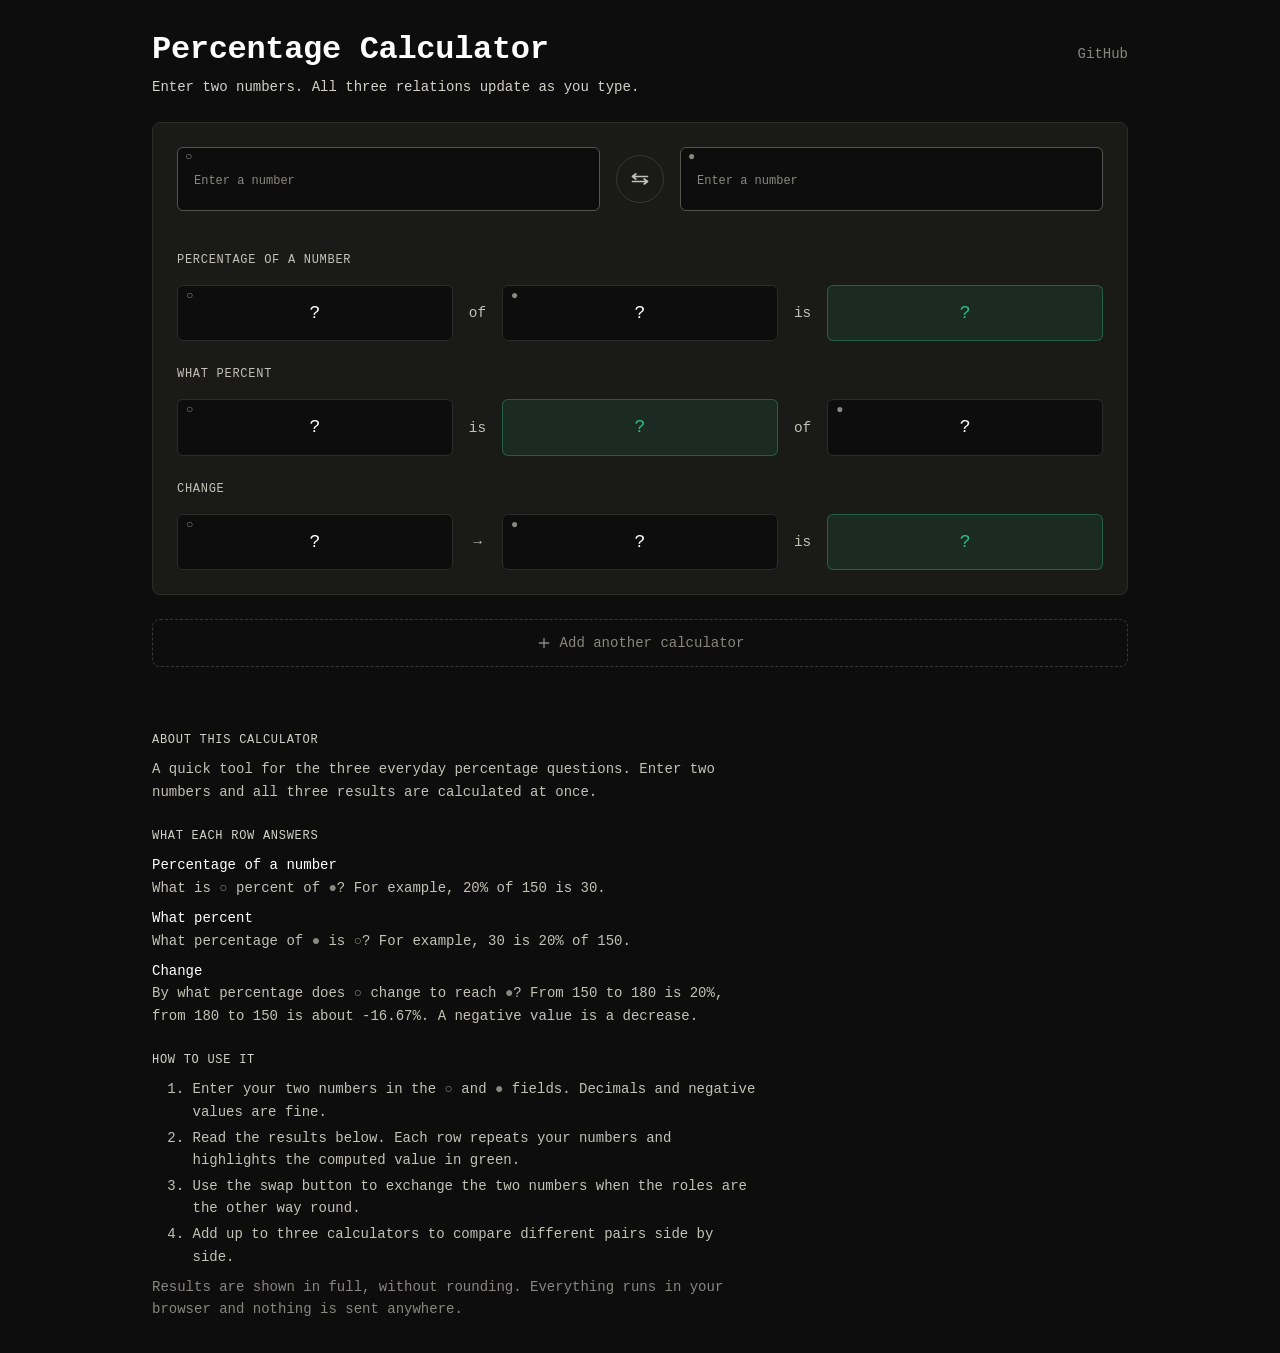
<file: index.html>
<!DOCTYPE html>
<html lang="en">
    <head>
        <meta charset="utf-8">
        <meta name="viewport" content="width=device-width, initial-scale=1">
        <title>Percentage Calculator</title>
        <link rel="stylesheet" href="css/style.css">
        <script src="js/calc.js" defer></script>
        <script src="js/main.js" defer></script>
    </head>

    <body>
        <main class="page">

            <header class="page-header">
                <div class="title-row">
                    <h1 class="title">Percentage Calculator</h1>
                    <a class="repo-link" href="https://github.com/Mnobody/percentage-calculator" target="_blank" rel="noopener noreferrer">GitHub</a>
                </div>
                <p class="lede">Enter two numbers. All three relations update as you type.</p>
            </header>

            <div id="cards" class="cards">
                <!-- The first card doubles as the template for every card added later. -->
                <section id="card-1" class="card">
                    <div class="inputs">
                        <div class="field field-a">
                            <input id="card-1-a" class="input-a" type="number" step="any" inputmode="decimal" placeholder="Enter a number" aria-label="First value">
                        </div>

                        <button type="button" class="icon-button swap-button" aria-label="Swap values">
                            <svg class="icon" width="24" height="24" viewBox="0 0 24 24" fill="none" aria-hidden="true">
                                <path d="M7 6 L3 9 L7 12 M3 9 H21 M17 12 L21 15 L17 18 M3 15 H21"
                                    stroke="currentColor"
                                    stroke-width="2"
                                    stroke-linecap="round"
                                    stroke-linejoin="round"/>
                            </svg>
                        </button>

                        <div class="field field-b">
                            <input id="card-1-b" class="input-b" type="number" step="any" inputmode="decimal" placeholder="Enter a number" aria-label="Second value">
                        </div>
                    </div>

                    <!-- One shared grid: caption, then tile / operator / tile / operator / tile -->
                    <div class="results">
                        <div class="equation">
                            <span class="caption">Percentage of a number</span>
                            <span class="cell value-a has-unit"><span class="value">?</span></span>
                            <span class="operator">of</span>
                            <span class="cell value-b"><span class="value">?</span></span>
                            <span class="operator">is</span>
                            <span class="cell result percentage-result"><span class="value">?</span></span>
                        </div>

                        <div class="equation">
                            <span class="caption">What percent</span>
                            <span class="cell value-a"><span class="value">?</span></span>
                            <span class="operator">is</span>
                            <span class="cell result percent-result has-unit"><span class="value">?</span></span>
                            <span class="operator">of</span>
                            <span class="cell value-b"><span class="value">?</span></span>
                        </div>

                        <div class="equation">
                            <span class="caption">Change</span>
                            <span class="cell value-a"><span class="value">?</span></span>
                            <span class="operator" role="img" aria-label="to">&rarr;</span>
                            <span class="cell value-b"><span class="value">?</span></span>
                            <span class="operator">is</span>
                            <span class="cell result delta-result has-unit"><span class="value">?</span></span>
                        </div>
                    </div>
                </section>
            </div>

            <button id="add-card-button" type="button" class="add-card-button">
                <svg class="icon" width="24" height="24" viewBox="0 0 24 24" fill="none" aria-hidden="true">
                    <path d="M12 5 V19 M5 12 H19"
                        stroke="currentColor"
                        stroke-width="2"
                        stroke-linecap="round"/>
                </svg>
                Add another calculator
            </button>

            <section class="about">
                <h2 class="about-title">About this calculator</h2>
                <p>
                    A quick tool for the three everyday percentage questions. Enter two numbers and all three results are calculated at once.
                </p>

                <h2 class="about-title">What each row answers</h2>
                <dl class="about-list">
                    <dt>Percentage of a number</dt>
                    <dd>What is <span class="marker">&#x25CB;</span> percent of <span class="marker">&#x25CF;</span>? For example, 20% of 150 is 30.</dd>

                    <dt>What percent</dt>
                    <dd>What percentage of <span class="marker">&#x25CF;</span> is <span class="marker">&#x25CB;</span>? For example, 30 is 20% of 150.</dd>

                    <dt>Change</dt>
                    <dd>By what percentage does <span class="marker">&#x25CB;</span> change to reach <span class="marker">&#x25CF;</span>? From 150 to 180 is 20%, from 180 to 150 is about -16.67%. A negative value is a decrease.</dd>
                </dl>

                <h2 class="about-title">How to use it</h2>
                <ol>
                    <li>Enter your two numbers in the <span class="marker">&#x25CB;</span> and <span class="marker">&#x25CF;</span> fields. Decimals and negative values are fine.</li>
                    <li>Read the results below. Each row repeats your numbers and highlights the computed value in green.</li>
                    <li>Use the swap button to exchange the two numbers when the roles are the other way round.</li>
                    <li>Add up to three calculators to compare different pairs side by side.</li>
                </ol>

                <p class="about-note">
                    Results are shown in full, without rounding. Everything runs in your browser and nothing is sent anywhere.
                </p>
            </section>

        </main>
    </body>
</html>
</file>
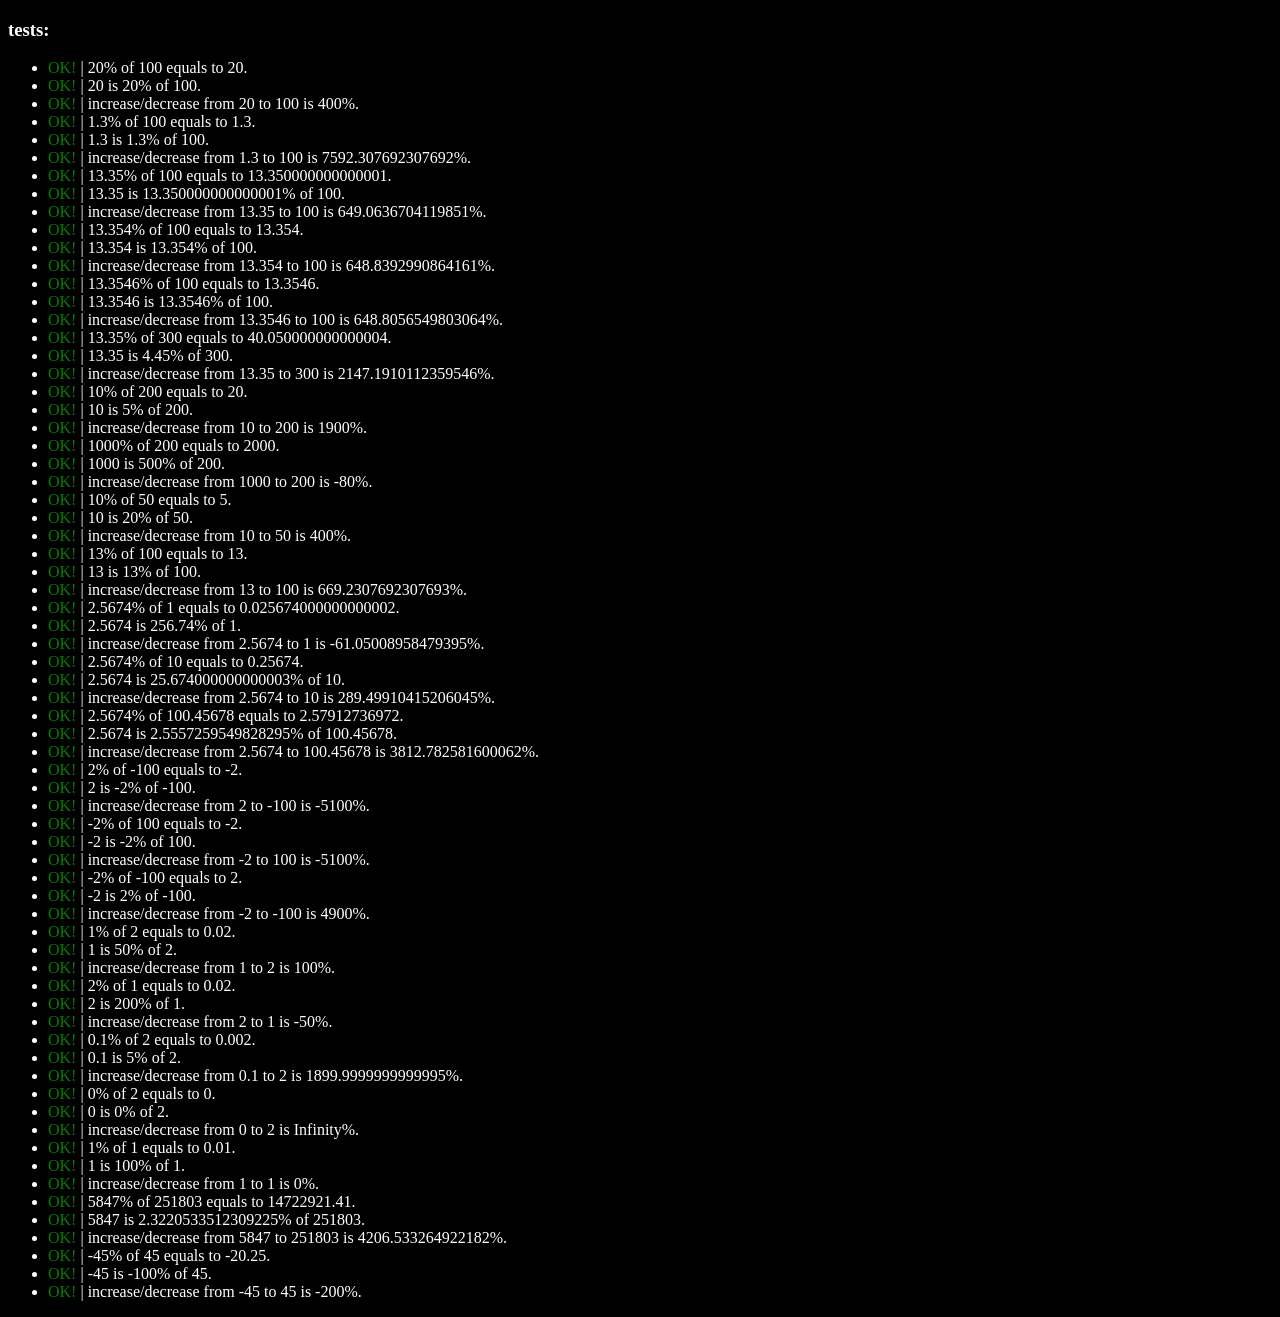
<file: test.html>
<!DOCTYPE html>
<html lang="en">
    <head>
        <title>test</title>
        <style>
            body { background: black; color: white; }
            span.status.passed { color: green; }
            span.status.failed { color: red; }
            span.description.failed { color: yellow; }
        </style>
        <script src="js/calc.js"></script>
        <script>

            function output(message, expected, actual) {
                const passed = expected === actual;

                const status = document.createElement('span');
                status.classList.add('status', passed ? 'passed' : 'failed');
                status.innerHTML = passed ? 'OK!' : 'Failed!';

                const description = document.createElement('span');
                description.classList.add('description')
                description.innerHTML = ' | ' + message;

                if (!passed) {
                    const additionalDescription = document.createElement('span');
                    additionalDescription.classList.add('description', 'failed');
                    additionalDescription.innerHTML += ' Expected: ' + expected + ', Actual: ' + actual;
                    description.appendChild(additionalDescription);
                }

                const listItem = document.createElement('li');
                listItem.appendChild(status);
                listItem.appendChild(description);

                document.querySelector('#list').appendChild(listItem);
            }

            function testCalculate() {
                const data = [
                    {'a': 20,      'b': 100,       'expected': { 'percentage': 20,                   'percent': 20,                 'delta': 400 }},
                    {'a': 1.3,     'b': 100,       'expected': { 'percentage': 1.3,                  'percent': 1.3,                'delta': 7592.307692307692 }},
                    {'a': 13.35,   'b': 100,       'expected': { 'percentage': 13.350000000000001,   'percent': 13.350000000000001, 'delta': 649.0636704119851 }},
                    {'a': 13.354,  'b': 100,       'expected': { 'percentage': 13.354,               'percent': 13.354,             'delta': 648.8392990864161 }},
                    {'a': 13.3546, 'b': 100,       'expected': { 'percentage': 13.3546,              'percent': 13.3546,            'delta': 648.8056549803064 }},
                    {'a': 13.35,   'b': 300,       'expected': { 'percentage': 40.050000000000004,   'percent': 4.45,               'delta': 2147.1910112359546 }},
                    {'a': 10,      'b': 200,       'expected': { 'percentage': 20,                   'percent': 5,                  'delta': 1900 }},
                    {'a': 1000,    'b': 200,       'expected': { 'percentage': 2000,                 'percent': 500,                'delta': -80 }},
                    {'a': 10,      'b': 50,        'expected': { 'percentage': 5,                    'percent': 20,                 'delta': 400 }},
                    {'a': 13,      'b': 100,       'expected': { 'percentage': 13,                   'percent': 13,                 'delta': 669.2307692307693 }},
                    {'a': 2.5674,  'b': 1,         'expected': { 'percentage': 0.025674000000000002, 'percent': 256.7400,           'delta': -61.05008958479395 }},
                    {'a': 2.5674,  'b': 10,        'expected': { 'percentage': 0.25674,              'percent': 25.674000000000003, 'delta': 289.49910415206045 }},
                    {'a': 2.5674,  'b': 100.45678, 'expected': { 'percentage': 2.57912736972,        'percent': 2.5557259549828295, 'delta': 3812.782581600062 }},
                    {'a': 2,       'b': -100,      'expected': { 'percentage': -2,                   'percent': -2,                 'delta': -5100 }},
                    {'a': -2,      'b': 100,       'expected': { 'percentage': -2,                   'percent': -2,                 'delta': -5100 }},
                    {'a': -2,      'b': -100,      'expected': { 'percentage': 2,                    'percent': 2,                  'delta': 4900 }},
                    {'a': 1,       'b': 2,         'expected': { 'percentage': 0.02,                 'percent': 50,                 'delta': 100 }},
                    {'a': 2,       'b': 1,         'expected': { 'percentage': 0.02,                 'percent': 200,                'delta': -50 }},
                    {'a': 0.1,     'b': 2,         'expected': { 'percentage': 0.002,                'percent': 5,                  'delta': 1899.9999999999995 }},
                    {'a': 0,       'b': 2,         'expected': { 'percentage': 0,                    'percent': 0,                  'delta': Infinity }},
                    {'a': 1,       'b': 1,         'expected': { 'percentage': 0.01,                 'percent': 100,                'delta': 0 }},
                    {'a': 5847,    'b': 251803,    'expected': { 'percentage': 14722921.41,          'percent': 2.3220533512309225, 'delta': 4206.533264922182 }},
                    {'a': -45,     'b': 45,        'expected': { 'percentage': -20.25,               'percent': -100,               'delta': -200 }},
                ];

                data.forEach(item => {
                    const actual = calculate(item.a, item.b);

                    output(
                        item.a + '% of ' + item.b + ' equals to ' + item.expected.percentage + '.',
                        item.expected.percentage,
                        actual.percentage
                    );
                    output(
                        item.a + ' is ' + item.expected.percent + '% of ' + item.b + '.',
                        item.expected.percent,
                        actual.percent
                    );
                    output(
                        'increase/decrease from ' + item.a + ' to ' + item.b + ' is ' + item.expected.delta + '%.',
                        item.expected.delta,
                        actual.delta
                    );
                });
            }

            document.addEventListener('DOMContentLoaded', function() {
                testCalculate();
            });

        </script>
    </head>

    <body>
        <h3> tests: </h3>
        <ul id="list"></ul>
    </body>
</html>
</file>
<file: css/style.css>
:root {
    --plane: #0d0d0d;                        /* page background */
    --surface: #1a1a19;                      /* card background */
    --ink: #ffffff;                          /* primary text */
    --ink-1: #d2d1c9;                        /* lede: between primary and secondary */
    --ink-2: #c3c2b7;                        /* secondary text */
    --muted: #898781;                        /* labels, operators, placeholders */
    --grid: #2c2c2a;                         /* subtle borders: cards, tiles */
    --axis: #383835;                         /* buttons */
    --edge: #55554f;                         /* input borders, clearly lighter than the card */
    --ring: rgba(255, 255, 255, 0.10);       /* focus halo */

    /* The result is the only accent; inputs stay neutral and are told apart by index markers */
    --result: #2fbf86;                       /* green: calculated values */
    --result-wash: rgba(47, 191, 134, 0.10);
    --result-border: rgba(47, 191, 134, 0.35);
    --warning: #e0555c;                      /* red: division by zero etc. */
    --warning-wash: rgba(224, 85, 92, 0.10);
    --warning-border: rgba(224, 85, 92, 0.40);

    /* 8px spacing rhythm */
    --space-1: 0.5rem;
    --space-2: 1rem;
    --space-3: 1.5rem;
    --space-4: 2rem;
    --space-5: 2.5rem;

    --field-height: 4rem;                    /* editable inputs */
    --cell-height: 3.5rem;                   /* equation cells */
    --button-size: 3rem;
    --radius: 6px;
    --radius-lg: 8px;
    --transition: 150ms ease;

    --font-mono: ui-monospace, "SFMono-Regular", Menlo, Consolas, monospace;
    --font-size: clamp(1rem, 0.9rem + 0.5vw, 1.25rem);
    --font-size-results: clamp(0.8rem, 0.6rem + 1vw, 1.125rem);
    --font-size-small: 0.75rem;
    --font-size-title: clamp(1.5rem, 1.25rem + 1vw, 2rem);
}

*,
*::before,
*::after {
    box-sizing: border-box;
}

body {
    margin: 0;
    font-family: var(--font-mono), monospace;
    font-size: var(--font-size);
    line-height: 1.5;
    color: var(--ink);
    background: var(--plane);
    -webkit-font-smoothing: antialiased;
}

/* Page */
.page {
    display: flex;
    flex-direction: column;
    gap: var(--space-3);
    max-width: 64rem;
    margin-inline: auto;
    padding: var(--space-3) var(--space-2) var(--space-4);
}

.page-header {
    display: flex;
    flex-direction: column;
    gap: var(--space-1);
}

.title {
    margin: 0;
    font-size: var(--font-size-title);
    font-weight: 600;
    line-height: 1.15;
    letter-spacing: -0.01em;
}

.lede {
    margin: 0;
    font-size: 0.875rem;
    color: var(--ink-1);
}

.title-row {
    display: flex;
    align-items: baseline;
    justify-content: space-between;
    gap: var(--space-2);
}

.repo-link {
    flex-shrink: 0;
    font-size: 0.875rem;
    color: var(--muted);
    text-decoration: none;
    transition: color var(--transition);
}

.repo-link:hover,
.repo-link:focus-visible {
    color: var(--ink);
}

/* Cards */
.cards {
    display: flex;
    flex-direction: column;
    gap: var(--space-3);
}

.card {
    position: relative;
    display: flex;
    flex-direction: column;
    gap: var(--space-5);              /* inputs sit clearly apart from the results block */
    padding: var(--space-2);
    background: var(--surface);
    border: 1px solid var(--grid);
    border-radius: var(--radius-lg);
}

/* A light streak on the left edge slides up and fades in while the card is hovered or in use */
.card::after {
    content: "";
    position: absolute;
    left: -1px;
    top: 65%;
    width: 1px;
    height: 8rem;
    background: linear-gradient(transparent, var(--ink-2), transparent);
    opacity: 0;
    pointer-events: none;
    transition: top 600ms ease, opacity 600ms ease;
}

.card:hover::after,
.card:focus-within::after {
    top: 15%;
    opacity: 1;
}

/* Inputs */
.inputs {
    display: grid;
    grid-template-columns: 1fr auto 1fr;
    gap: var(--space-1);
    align-items: center;
}

.field {
    position: relative;
    min-width: 0;
}

.inputs input {
    width: 100%;
    height: var(--field-height);
    padding: 0 var(--space-2);
    font: inherit;
    color: var(--ink);
    caret-color: var(--ink);
    background: var(--plane);
    border: 1px solid var(--edge);
    border-radius: var(--radius);
    outline: none;
    text-overflow: ellipsis;   /* also truncates the placeholder cleanly when it does not fit */
    transition: border-color var(--transition), box-shadow var(--transition);
}

.inputs input::placeholder {
    font-size: 0.75rem;
    color: var(--muted);
    opacity: 1;
}

.inputs input:hover {
    border-color: var(--muted);
}

.inputs input:focus {
    border-color: var(--ink-2);
    box-shadow: 0 0 0 3px var(--ring);
}

/* Remove number-input spin buttons */
input[type="number"]::-webkit-outer-spin-button,
input[type="number"]::-webkit-inner-spin-button {
    -webkit-appearance: none;
    margin: 0;
}

input[type="number"] {
    -moz-appearance: textfield;
    appearance: textfield;
}

/* Buttons */
button {
    font: inherit;
    color: inherit;
    cursor: pointer;
    -webkit-tap-highlight-color: transparent;
}

button:focus-visible {
    outline: 2px solid var(--ink-2);
    outline-offset: 2px;
}

.icon-button {
    display: flex;
    align-items: center;
    justify-content: center;
    width: var(--button-size);
    height: var(--button-size);
    padding: 0;
    color: var(--ink-2);
    background: transparent;
    border: 1px solid var(--axis);
    border-radius: 50%;
    transition: color var(--transition), background var(--transition), border-color var(--transition), transform 100ms ease;
}

.icon-button:hover {
    color: var(--ink);
    background: var(--grid);
    border-color: var(--muted);
}

.icon-button:active {
    transform: scale(0.94);
}

.icon-button .icon {
    width: 1.25rem;
    height: 1.25rem;
}

.add-card-button {
    display: flex;
    align-items: center;
    justify-content: center;
    gap: var(--space-1);
    height: var(--button-size);
    padding: 0 var(--space-2);
    font-size: 0.875rem;
    color: var(--muted);
    background: transparent;
    border: 1px dashed var(--axis);
    border-radius: var(--radius-lg);
    transition: color var(--transition), border-color var(--transition), background var(--transition);
}

.add-card-button:hover {
    color: var(--ink);
    background: var(--surface);
    border-color: var(--muted);
}

.add-card-button .icon {
    width: 1rem;
    height: 1rem;
}

.results {
    display: grid;
    grid-template-columns: minmax(0, 1fr) auto minmax(0, 1fr) auto minmax(0, 1fr);
    gap: var(--space-1);
    font-size: var(--font-size-results);
}

.equation {
    display: contents;
}

.caption {
    grid-column: 1 / -1;
    font-size: var(--font-size-small);
    font-weight: 500;
    letter-spacing: 0.06em;
    text-transform: uppercase;
    color: var(--ink-2);
}

.equation + .equation .caption {
    padding-top: var(--space-1);      /* rows stay tight so the three read as one group */
}

.operator {
    display: flex;
    align-items: center;
    justify-content: center;
    min-height: var(--cell-height);
    font-size: 0.8em;
    line-height: 1.25;
    color: var(--ink-2);
    white-space: nowrap;
}

/* Tiles: same dark block for every value, text takes the role's tone */
.cell {
    --tone: var(--ink);
    position: relative;
    display: flex;
    align-items: center;
    justify-content: center;
    min-width: 0;
    min-height: var(--cell-height);
    padding: var(--space-2) var(--space-1);
    line-height: 1.25;
    text-align: center;
    color: var(--tone);
    background: var(--plane);
    border: 1px solid var(--grid);
    border-radius: var(--radius);
    overflow-wrap: anywhere;
    font-variant-numeric: tabular-nums;
    transition: color var(--transition), background var(--transition), border-color var(--transition);
}

/* Index markers: a hollow / filled circle in the corner ties each input to its echoed tiles */
.field::before,
.cell::before {
    position: absolute;
    top: 0.25rem;
    left: 0.5rem;
    font-size: var(--font-size-small);
    line-height: 1;
    color: var(--muted);
    pointer-events: none;
}

.field-a::before,
.cell.value-a::before {
    content: "\25CB";  /* ○ */
}

.field-b::before,
.cell.value-b::before {
    content: "\25CF";  /* ● */
}

/* Unit inside the tile, e.g. "4.45 %", glued to the number so it wraps with it */
.cell.has-unit .value::after {
    content: "\a0%";
    font-size: 0.8em;
    opacity: 0.8;
}

.cell.is-empty .value::after {
    content: none;
}

/* Calculated values: green text, tinted wash and border so they read as computed */
.cell.result {
    --tone: var(--result);
    background: var(--result-wash);
    border-color: var(--result-border);
}

/* Special cases such as division by zero */
.cell.is-warning {
    --tone: var(--warning);
    background: var(--warning-wash);
    border-color: var(--warning-border);
}

/* About section */
.about {
    display: flex;
    flex-direction: column;
    gap: var(--space-1);
    max-width: 38rem;                 /* half the page on wide screens, full width on phones */
    margin-top: var(--space-3);
    font-size: 0.875rem;
    line-height: 1.6;
    color: var(--ink-2);
}

.about-title {
    margin: var(--space-2) 0 0;
    font-size: var(--font-size-small);
    font-weight: 500;
    letter-spacing: 0.06em;
    text-transform: uppercase;
    color: var(--ink-1);
}

.about p,
.about ol,
.about dl,
.about dd {
    margin: 0;
}

.about ol {
    margin-left: var(--space-2);
    padding-left: 1.75em;
}

.about li + li {
    margin-top: 0.25em;
}

.about dt {
    color: var(--ink);
}

.about dd + dt {
    margin-top: var(--space-1);
}

.about .marker {
    color: var(--muted);
}

.about-note {
    color: var(--muted);
}

/* ===== Tablet and up (>= 640px) ===== */
@media (min-width: 40rem) {
    .page {
        padding: var(--space-4) var(--space-3);
    }

    .card {
        padding: var(--space-3);
    }

    .inputs {
        gap: var(--space-2);
    }

    .results {
        gap: var(--space-2);
    }

    .cell {
        padding: var(--space-2);
    }
}
</file>
